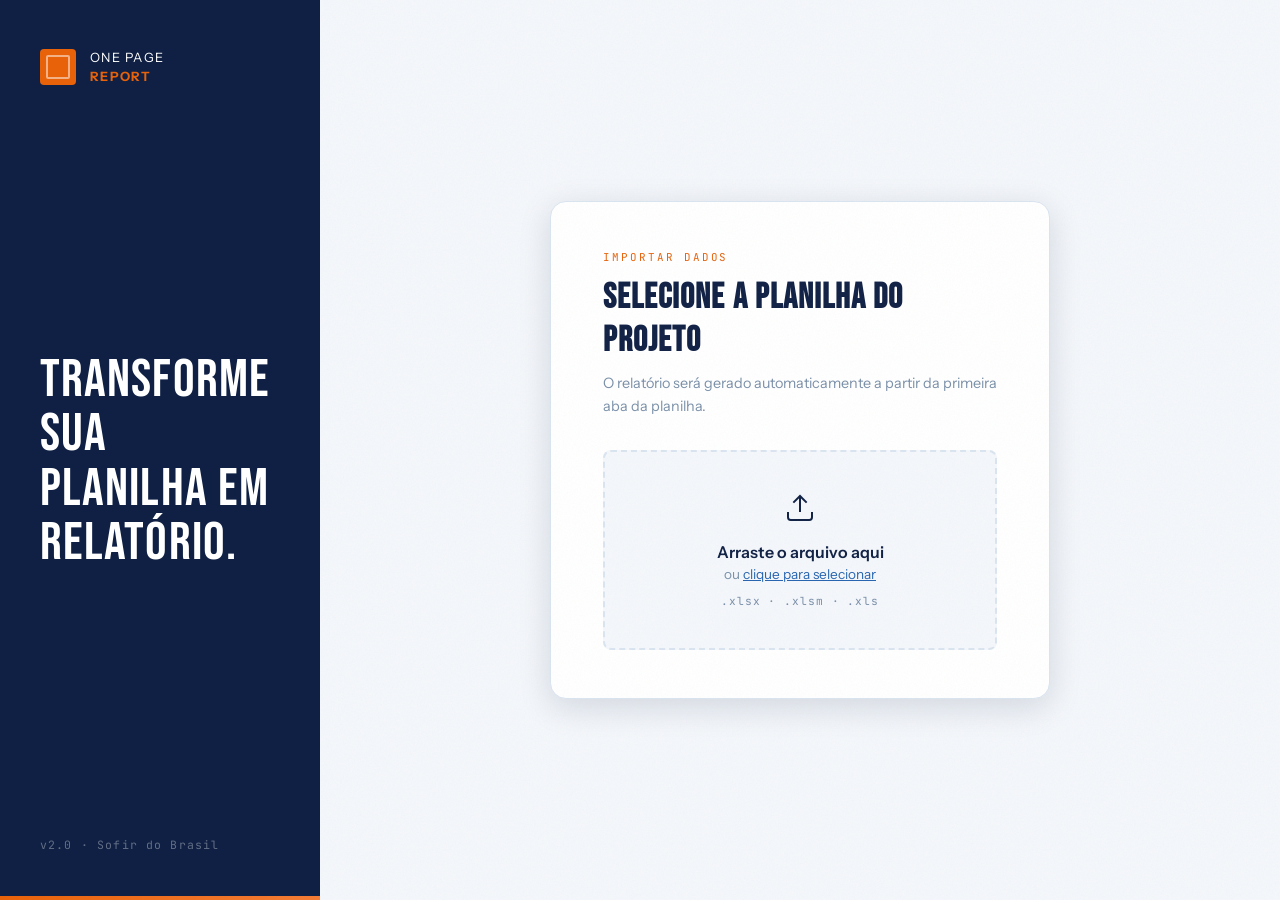
<file: index.htm>
<!DOCTYPE html>
<html lang="pt-BR">
<head>
  <meta charset="UTF-8"/>
  <meta name="viewport" content="width=device-width, initial-scale=1.0"/>
  <title>One Page Report — Sofir do Brasil</title>
  <link rel="preconnect" href="https://fonts.googleapis.com">
  <link href="https://fonts.googleapis.com/css2?family=Bebas+Neue&family=Instrument+Sans:ital,wght@0,400;0,500;0,600;0,700;1,400&family=JetBrains+Mono:wght@400;500&display=swap" rel="stylesheet">
  <style>
/* ═══════════════════════════════════════════════════
   ONE PAGE REPORT v2 — tema editorial
   Paleta: branco · azul-marinho · laranja · verde
   Fontes: Bebas Neue · Instrument Sans · JetBrains Mono
═══════════════════════════════════════════════════ */

*, *::before, *::after { box-sizing: border-box; margin: 0; padding: 0; }

:root {
  /* Paleta principal — inspirada no Executive Summary */
  --navy:      #0f2044;
  --navy-dark: #091529;
  --navy-mid:  #1a3260;
  --blue-mid:  #2563b0;
  --sky:       #4a90d9;
  --orange:    #e8620a;
  --orange-lt: #f47c35;
  --green:     #1a9e5c;
  --green-lt:  #25c472;
  --red:       #c0392b;
  --mid:       #7a8fa8;
  --light:     #d9e4f0;
  --paper:     #f4f7fb;
  --white:     #ffffff;
  --ink:       #0f2044;
  --ink-mid:   #3d5278;
  --ink-dim:   #7a8fa8;

  --font-display: 'Bebas Neue', sans-serif;
  --font-body:    'Instrument Sans', sans-serif;
  --font-mono:    'JetBrains Mono', monospace;

  --r: 8px;
  --shadow: 0 2px 12px rgba(15,32,68,.10);
  --shadow-lg: 0 8px 32px rgba(15,32,68,.15);
}

body {
  font-family: var(--font-body);
  background: var(--paper);
  color: var(--ink);
  min-height: 100vh;
}

.hidden { display: none !important; }

/* ══════════════════════════════════════════
   UPLOAD SCREEN
══════════════════════════════════════════ */
#upload-screen {
  min-height: 100vh;
  display: flex;
  position: relative;
  overflow: hidden;
}

/* ruído sutil de fundo */
.up-noise {
  position: absolute; inset: 0;
  background-image: url("data:image/svg+xml,%3Csvg xmlns='http://www.w3.org/2000/svg' width='300' height='300'%3E%3Cfilter id='n'%3E%3CfeTurbulence type='fractalNoise' baseFrequency='.65' numOctaves='3' stitchTiles='stitch'/%3E%3C/filter%3E%3Crect width='300' height='300' filter='url(%23n)' opacity='.04'/%3E%3C/svg%3E");
  pointer-events: none;
}

.up-sidebar {
  width: 320px;
  background: var(--navy);
  display: flex;
  flex-direction: column;
  justify-content: space-between;
  padding: 48px 40px;
  position: relative;
  flex-shrink: 0;
}
.up-sidebar::after {
  content: '';
  position: absolute;
  bottom: 0; left: 0; right: 0;
  height: 4px;
  background: linear-gradient(90deg, var(--orange), var(--orange-lt));
}

.up-logo {
  display: flex;
  align-items: center;
  gap: 14px;
  color: var(--white);
  font-family: var(--font-body);
  font-size: .8rem;
  letter-spacing: .1em;
  text-transform: uppercase;
  line-height: 1.5;
}
.up-logo strong { color: var(--orange); }

.up-tagline {
  font-family: var(--font-display);
  font-size: 3.4rem;
  line-height: 1;
  color: var(--white);
  letter-spacing: .02em;
}

.up-version {
  font-family: var(--font-mono);
  font-size: .72rem;
  color: rgba(255,255,255,.35);
  letter-spacing: .1em;
}

.up-main {
  flex: 1;
  display: flex;
  align-items: center;
  justify-content: center;
  padding: 48px;
}

.up-card {
  background: var(--white);
  border-radius: 16px;
  padding: 48px 52px;
  width: 100%;
  max-width: 500px;
  box-shadow: var(--shadow-lg);
  border: 1px solid var(--light);
}

.up-eyebrow {
  font-family: var(--font-mono);
  font-size: .68rem;
  letter-spacing: .18em;
  color: var(--orange);
  margin-bottom: 12px;
}

.up-card h2 {
  font-family: var(--font-display);
  font-size: 2.2rem;
  letter-spacing: .03em;
  color: var(--navy);
  margin-bottom: 10px;
}

.up-sub {
  font-size: .9rem;
  color: var(--ink-dim);
  line-height: 1.6;
  margin-bottom: 32px;
}

.dropzone {
  border: 2px dashed var(--light);
  border-radius: var(--r);
  padding: 40px 24px;
  text-align: center;
  cursor: pointer;
  transition: all .2s;
  background: var(--paper);
}
.dropzone:hover, .dropzone.drag {
  border-color: var(--navy);
  background: rgba(15,32,68,.03);
}
.dz-icon { color: var(--navy); margin-bottom: 14px; }
.dz-title {
  font-family: var(--font-body);
  font-weight: 600;
  font-size: 1rem;
  color: var(--ink);
  margin-bottom: 4px;
}
.dz-hint { font-size: .85rem; color: var(--ink-dim); }
.dz-hint u { color: var(--blue-mid); cursor: pointer; }
.dz-fmt {
  margin-top: 12px;
  font-family: var(--font-mono);
  font-size: .7rem;
  color: var(--mid);
  letter-spacing: .08em;
}

.up-error {
  margin-top: 14px;
  padding: 10px 14px;
  background: #fdf0ef;
  border: 1px solid #f5c6c3;
  border-radius: 6px;
  color: var(--red);
  font-size: .85rem;
}

/* ══════════════════════════════════════════
   LOGO SQUARE
══════════════════════════════════════════ */
.logo-sq {
  display: inline-block;
  width: 36px; height: 36px;
  background: var(--orange);
  border-radius: 4px;
  position: relative;
  flex-shrink: 0;
}
.logo-sq::after {
  content: '';
  position: absolute;
  inset: 6px;
  border: 2px solid rgba(255,255,255,.5);
  border-radius: 2px;
}
.logo-sq.sm { width: 24px; height: 24px; }
.logo-sq.sm::after { inset: 4px; }

/* ══════════════════════════════════════════
   RELATÓRIO
══════════════════════════════════════════ */
#report-screen {
  min-height: 100vh;
  display: flex;
  flex-direction: column;
  animation: slideIn .5s ease both;
}
@keyframes slideIn {
  from { opacity:0; transform:translateY(16px); }
  to   { opacity:1; transform:translateY(0); }
}

/* FAIXA TOPO */
.top-stripe {
  background: var(--navy);
  display: flex;
  align-items: center;
  padding: 0 32px;
  height: 56px;
  gap: 24px;
  position: sticky; top: 0; z-index: 50;
}
.ts-left {
  display: flex;
  align-items: center;
  gap: 12px;
  min-width: 220px;
}
.ts-brand {
  font-family: var(--font-mono);
  font-size: .68rem;
  letter-spacing: .12em;
  color: rgba(255,255,255,.5);
  text-transform: uppercase;
}
.ts-sep { color: var(--orange); margin: 0 4px; }

.ts-center {
  flex: 1;
  text-align: center;
}
.ts-projeto {
  font-family: var(--font-display);
  font-size: 1.3rem;
  letter-spacing: .08em;
  color: var(--white);
}

.ts-right {
  display: flex;
  align-items: center;
  gap: 20px;
  min-width: 280px;
  justify-content: flex-end;
}
.ts-meta {
  display: flex;
  flex-direction: column;
  align-items: flex-end;
}
.ts-lbl {
  font-family: var(--font-mono);
  font-size: .58rem;
  letter-spacing: .12em;
  color: rgba(255,255,255,.4);
  text-transform: uppercase;
}
.ts-meta > span:last-child {
  font-size: .82rem;
  font-weight: 600;
  color: var(--white);
}

.btn-reset {
  background: rgba(255,255,255,.1);
  border: 1px solid rgba(255,255,255,.2);
  color: rgba(255,255,255,.7);
  padding: 6px 14px;
  border-radius: 6px;
  font-family: var(--font-body);
  font-size: .8rem;
  cursor: pointer;
  transition: all .2s;
  white-space: nowrap;
}
.btn-reset:hover { background: var(--orange); border-color: var(--orange); color: #fff; }

/* GRID PRINCIPAL: 3 colunas */
.rpt-grid {
  flex: 1;
  display: grid;
  grid-template-columns: 260px 1fr 280px;
  gap: 0;
}

/* ── COLUNA ESQUERDA (aside escura) ── */
.col-aside {
  background: var(--navy-dark);
  display: flex;
  flex-direction: column;
  gap: 0;
  border-right: 1px solid rgba(255,255,255,.06);
}

.aside-hero {
  padding: 28px 24px 24px;
  border-bottom: 1px solid rgba(255,255,255,.06);
  background: linear-gradient(180deg, var(--navy-mid) 0%, var(--navy-dark) 100%);
}
.ah-label {
  font-family: var(--font-mono);
  font-size: .6rem;
  letter-spacing: .18em;
  color: rgba(255,255,255,.35);
  margin-bottom: 10px;
  text-transform: uppercase;
}
.ah-status {
  font-family: var(--font-display);
  font-size: 1.6rem;
  letter-spacing: .06em;
  color: var(--white);
  line-height: 1.1;
}
.ah-status-sub {
  font-size: .8rem;
  color: rgba(255,255,255,.5);
  margin-top: 6px;
}

.aside-metrics {
  padding: 20px 24px;
  display: flex;
  flex-direction: column;
  gap: 18px;
  border-bottom: 1px solid rgba(255,255,255,.06);
}
.am-item {}
.am-label {
  font-family: var(--font-mono);
  font-size: .58rem;
  letter-spacing: .16em;
  color: rgba(255,255,255,.35);
  margin-bottom: 4px;
  text-transform: uppercase;
}
.am-val {
  font-family: var(--font-display);
  font-size: 1.5rem;
  letter-spacing: .04em;
  color: var(--white);
}
.am-note { font-size: .72rem; color: rgba(255,255,255,.3); margin-top: 2px; }
.am-red    { color: #ff6b5b; }
.am-orange { color: var(--orange-lt); }

.aside-efic {
  padding: 20px 24px;
  flex: 1;
}
.ae-row {
  display: flex;
  justify-content: space-between;
  align-items: baseline;
  margin-bottom: 8px;
}
.ae-label {
  font-size: .75rem;
  color: rgba(255,255,255,.45);
}
.ae-val {
  font-family: var(--font-mono);
  font-size: .88rem;
  font-weight: 500;
  color: var(--white);
}
.ae-bar-track {
  height: 5px;
  background: rgba(255,255,255,.08);
  border-radius: 99px;
  overflow: hidden;
}
.ae-bar-fill {
  height: 100%;
  background: var(--green-lt);
  border-radius: 99px;
  width: 0%;
  transition: width 1.2s ease;
}
.ae-orange { background: var(--orange-lt); }
.ae-red    { background: #ff6b5b; }

/* ── COLUNA CENTRAL ── */
.col-center {
  display: flex;
  flex-direction: column;
  gap: 0;
  background: var(--paper);
}

/* Bloco financeiro */
.fin-block {
  display: flex;
  align-items: stretch;
  border-bottom: 2px solid var(--light);
  background: var(--white);
}
.fin-card {
  flex: 1;
  padding: 24px 28px;
  border-right: 1px solid var(--light);
}
.fin-card:last-child { border-right: none; }
.fin-saldo { background: var(--paper); }
.fin-divider {
  display: flex;
  align-items: center;
  justify-content: center;
  padding: 0 8px;
  font-family: var(--font-display);
  font-size: .85rem;
  letter-spacing: .1em;
  color: var(--mid);
  border-right: 1px solid var(--light);
  background: var(--white);
  min-width: 40px;
}
.fc-eyebrow {
  font-family: var(--font-mono);
  font-size: .62rem;
  letter-spacing: .16em;
  color: var(--ink-dim);
  text-transform: uppercase;
  margin-bottom: 8px;
}
.fc-val {
  font-family: var(--font-display);
  font-size: 2rem;
  letter-spacing: .02em;
  color: var(--navy);
}
.fc-orange { color: var(--orange); }

/* Bloco produção */
.prod-block {
  flex: 1;
  padding: 28px;
  display: flex;
  flex-direction: column;
  gap: 24px;
}

.pb-header {
  display: flex;
  align-items: baseline;
  justify-content: space-between;
}
.pb-title {
  font-family: var(--font-display);
  font-size: 1.1rem;
  letter-spacing: .12em;
  color: var(--navy);
}
.pb-total {
  font-family: var(--font-mono);
  font-size: .72rem;
  color: var(--ink-dim);
  letter-spacing: .08em;
}

/* 4 colunas verticais tipo "tower chart" */
.pb-cols {
  display: grid;
  grid-template-columns: repeat(4, 1fr);
  gap: 16px;
  flex: 1;
}
.pb-col {
  display: flex;
  flex-direction: column;
  align-items: center;
  gap: 10px;
}
.pb-col-top { text-align: center; }
.pb-pct {
  font-family: var(--font-display);
  font-size: 1.8rem;
  letter-spacing: .02em;
  line-height: 1;
}
.pb-col-label {
  font-family: var(--font-mono);
  font-size: .58rem;
  letter-spacing: .1em;
  color: var(--ink-dim);
  margin-top: 4px;
  text-transform: uppercase;
}
.pb-tower-wrap {
  flex: 1;
  width: 100%;
  display: flex;
  align-items: flex-end;
  justify-content: center;
  min-height: 100px;
}
.pb-tower-bg {
  width: 36px;
  height: 100px;
  background: var(--light);
  border-radius: 4px;
  overflow: hidden;
  display: flex;
  align-items: flex-end;
}
.pb-tower {
  width: 100%;
  height: 0%;
  border-radius: 4px;
  transition: height 1.2s cubic-bezier(.34,1.56,.64,1);
}
.pb-qtd {
  font-family: var(--font-mono);
  font-size: .78rem;
  color: var(--ink-dim);
  font-weight: 500;
}

/* Barra de progresso multi-segmento */
.pb-progress-wrap {}
.pbp-labels {
  display: flex;
  justify-content: space-between;
  font-size: .75rem;
  color: var(--ink-dim);
  margin-bottom: 6px;
}
#pbp-pct { font-family: var(--font-mono); font-weight: 600; color: var(--navy); }
.pbp-track {
  height: 10px;
  border-radius: 99px;
  overflow: hidden;
  display: flex;
  background: var(--light);
}
.pbp-seg {
  height: 100%;
  width: 0%;
  transition: width 1.2s ease;
}
.pbp-legend {
  display: flex;
  gap: 16px;
  margin-top: 8px;
  font-size: .72rem;
  color: var(--ink-dim);
  flex-wrap: wrap;
}
.dot {
  display: inline-block;
  width: 7px; height: 7px;
  border-radius: 50%;
  margin-right: 5px;
  vertical-align: middle;
}

/* ── COLUNA DIREITA: notas ── */
.col-right {
  background: var(--white);
  border-left: 2px solid var(--light);
  display: flex;
  flex-direction: column;
}

.nota-block {
  flex: 1;
  padding: 18px 20px;
  border-bottom: 1px solid var(--light);
  display: flex;
  flex-direction: column;
  gap: 10px;
}
.nota-block:last-child { border-bottom: none; }

.nb-header {
  display: flex;
  align-items: center;
  gap: 8px;
  padding-bottom: 8px;
  border-bottom: 2px solid var(--light);
}
.nb-icon {
  width: 22px; height: 22px;
  display: flex;
  align-items: center;
  justify-content: center;
  border-radius: 4px;
  font-size: .75rem;
  flex-shrink: 0;
}
.nb-title {
  font-family: var(--font-mono);
  font-size: .62rem;
  letter-spacing: .14em;
  text-transform: uppercase;
  font-weight: 500;
}

.risco .nb-header { border-bottom-color: #ffdad7; }
.risco .nb-icon    { background: #fdecea; color: var(--red); }
.risco .nb-title   { color: var(--red); }

.acao .nb-header   { border-bottom-color: #d4e7fb; }
.acao .nb-icon     { background: #e8f2fd; color: var(--blue-mid); }
.acao .nb-title    { color: var(--blue-mid); }

.conquista .nb-header { border-bottom-color: #c9f0dc; }
.conquista .nb-icon   { background: #e4f8ee; color: var(--green); }
.conquista .nb-title  { color: var(--green); }

.reclam .nb-header { border-bottom-color: #fde9d4; }
.reclam .nb-icon   { background: #fef1e4; color: var(--orange); }
.reclam .nb-title  { color: var(--orange); }

.nb-list { list-style: none; display: flex; flex-direction: column; gap: 5px; }
.nb-list li {
  font-size: .8rem;
  line-height: 1.4;
  padding: 6px 10px;
  border-radius: 4px;
  background: var(--paper);
  color: var(--ink-mid);
}
.nb-list li.filled  { color: var(--ink); background: var(--paper); }
.nb-list li.empty   { color: var(--mid); font-style: italic; font-size: .75rem; }

/* ── NOTAS INLINE (riscos + ações abaixo do progresso) ── */
.notas-inline {
  display: grid;
  grid-template-columns: 1fr 1fr;
  gap: 12px;
  margin-top: 4px;
}
.ni-block {
  border-bottom: none !important;
  border-right: none !important;
}
.nb-list.nb-horizontal {
  display: flex;
  flex-direction: column;
  gap: 4px;
}
.nb-list.nb-horizontal li {
  font-size: .78rem;
  padding: 5px 9px;
}

/* ── PAINEL DE ÍNDICES (col direita topo) ── */
.col-right-indices {
  background: var(--navy);
  padding: 18px 20px;
  border-bottom: 2px solid var(--orange);
}
.cri-title {
  font-family: var(--font-mono);
  font-size: .58rem;
  letter-spacing: .18em;
  color: rgba(255,255,255,.4);
  text-transform: uppercase;
  margin-bottom: 14px;
}
.cri-item {
  display: flex;
  justify-content: space-between;
  align-items: center;
  padding: 6px 0;
  border-bottom: 1px solid rgba(255,255,255,.06);
}
.cri-item:last-of-type { border-bottom: none; }
.cri-label {
  font-size: .78rem;
  color: rgba(255,255,255,.5);
}
.cri-val {
  font-family: var(--font-mono);
  font-size: .88rem;
  font-weight: 500;
  color: var(--white);
}
.cri-red  { color: #ff6b5b; }
.cri-sep  { height: 1px; background: rgba(255,255,255,.08); margin: 6px 0; }

/* ── RELÓGIO no header ── */
.ts-clock {
  font-family: var(--font-mono);
  font-size: .9rem;
  font-weight: 500;
  color: var(--orange);
  letter-spacing: .05em;
  line-height: 1;
}
.ts-clock-date {
  font-family: var(--font-mono);
  font-size: .6rem;
  color: rgba(255,255,255,.4);
  letter-spacing: .08em;
  text-transform: uppercase;
  margin-top: 2px;
}

/* FOOTER */
.rpt-footer {
  background: var(--navy);
  padding: 10px 32px;
  display: flex;
  justify-content: space-between;
  align-items: center;
  font-family: var(--font-mono);
  font-size: .65rem;
  letter-spacing: .1em;
  color: rgba(255,255,255,.3);
  text-transform: uppercase;
}

/* ══ RESPONSIVE ══ */
@media (max-width: 1100px) {
  .rpt-grid { grid-template-columns: 220px 1fr; }
  .col-right { grid-column: 1/-1; display: grid; grid-template-columns: repeat(2,1fr); }
  .nota-block { border-bottom: none; border-right: 1px solid var(--light); }
}
@media (max-width: 780px) {
  #upload-screen { flex-direction: column; }
  .up-sidebar { width: 100%; height: auto; padding: 32px 28px; flex-direction: row; align-items: center; }
  .up-tagline { font-size: 2rem; }
  .rpt-grid { grid-template-columns: 1fr; }
  .col-aside { flex-direction: row; flex-wrap: wrap; border-right: none; border-bottom: 1px solid rgba(255,255,255,.06); }
  .aside-hero, .aside-metrics, .aside-efic { flex: 1; min-width: 200px; }
  .pb-cols { grid-template-columns: repeat(2,1fr); }
  .ts-right { display: none; }
}
  </style>
</head>
<body>

<!-- ══════════ UPLOAD ══════════ -->
<div id="upload-screen">
  <div class="up-noise"></div>
  <div class="up-sidebar">
    <div class="up-logo">
      <span class="logo-sq"></span>
      <span>ONE PAGE<br><strong>REPORT</strong></span>
    </div>
    <div class="up-tagline">Transforme sua<br>planilha em<br>relatório.</div>
    <div class="up-version">v2.0 · Sofir do Brasil</div>
  </div>
  <div class="up-main">
    <div class="up-card">
      <p class="up-eyebrow">IMPORTAR DADOS</p>
      <h2>Selecione a planilha do projeto</h2>
      <p class="up-sub">O relatório será gerado automaticamente a partir da primeira aba da planilha.</p>
      <div class="dropzone" id="drop-zone">
        <input type="file" id="file-input" accept=".xlsx,.xls,.xlsm" hidden/>
        <div class="dz-icon">
          <svg width="32" height="32" viewBox="0 0 24 24" fill="none" stroke="currentColor" stroke-width="1.5">
            <path d="M21 15v4a2 2 0 0 1-2 2H5a2 2 0 0 1-2-2v-4"/>
            <polyline points="17 8 12 3 7 8"/>
            <line x1="12" y1="3" x2="12" y2="15"/>
          </svg>
        </div>
        <p class="dz-title">Arraste o arquivo aqui</p>
        <p class="dz-hint">ou <u>clique para selecionar</u></p>
        <p class="dz-fmt">.xlsx · .xlsm · .xls</p>
      </div>
      <div id="upload-error" class="up-error hidden">
        Arquivo inválido. Use uma planilha Excel.
      </div>
    </div>
  </div>
</div>

<!-- ══════════ RELATÓRIO ══════════ -->
<div id="report-screen" class="hidden">

  <div class="top-stripe">
    <div class="ts-left">
      <span class="logo-sq sm"></span>
      <span class="ts-brand">ONE PAGE REPORT <span class="ts-sep">·</span> SOFIR DO BRASIL</span>
    </div>
    <div class="ts-center">
      <span id="h-projeto" class="ts-projeto">—</span>
    </div>
    <div class="ts-right">
      <div class="ts-meta"><span class="ts-lbl">Responsável</span><span id="h-responsavel">—</span></div>
      <div class="ts-meta"><span class="ts-lbl">Setor</span><span id="h-setor">—</span></div>
      <div class="ts-meta">
        <div id="ts-clock" class="ts-clock">00:00:00</div>
        <div id="ts-clock-date" class="ts-clock-date">—</div>
      </div>
      <button class="btn-reset" onclick="resetApp()">↩ Nova</button>
    </div>
  </div>

  <div class="rpt-grid">

    <aside class="col-aside">
      <div class="aside-hero">
        <div class="ah-label">STATUS DO PROJETO</div>
        <div id="a-spi-big" class="ah-status">—</div>
        <div id="a-cpi-big" class="ah-status-sub">—</div>
      </div>
      <div class="aside-metrics">
        <div class="am-item">
          <div class="am-label">FATURAMENTO</div>
          <div id="a-fat" class="am-val">—</div>
          <div id="a-fat-note" class="am-note">—</div>
        </div>
        <div class="am-item">
          <div class="am-label">NÃO CONFORMIDADES</div>
          <div id="a-nc" class="am-val am-red">—</div>
        </div>
        <div class="am-item">
          <div class="am-label">PRAZO RESTANTE</div>
          <div id="a-prazo" class="am-val am-orange">—</div>
        </div>
        <div class="am-item">
          <div class="am-label">DESENHOS / DIA</div>
          <div id="a-ddia" class="am-val">—</div>
        </div>
      </div>
      <div class="aside-efic">
        <div class="ae-row">
          <div class="ae-label">Eficiência Ponderada</div>
          <div id="a-efic" class="ae-val">—</div>
        </div>
        <div class="ae-bar-track"><div id="bar-efic" class="ae-bar-fill"></div></div>
        <div class="ae-row" style="margin-top:16px">
          <div class="ae-label">Efic. por Complexidade</div>
          <div id="a-efic-cx" class="ae-val">—</div>
        </div>
        <div class="ae-bar-track"><div id="bar-efic-cx" class="ae-bar-fill ae-orange"></div></div>
        <div class="ae-row" style="margin-top:16px">
          <div class="ae-label">Índice de Retrabalho</div>
          <div id="a-ret-cx" class="ae-val">—</div>
        </div>
        <div class="ae-bar-track"><div id="bar-ret-cx" class="ae-bar-fill ae-red"></div></div>
      </div>
    </aside>

    <div class="col-center">
      <div class="fin-block">
        <div class="fin-card">
          <div class="fc-eyebrow">PROPOSTA</div>
          <div id="c-proposta" class="fc-val">—</div>
        </div>
        <div class="fin-divider">VS</div>
        <div class="fin-card">
          <div class="fc-eyebrow">CUSTO REAL</div>
          <div id="c-custo" class="fc-val fc-orange">—</div>
        </div>
        <div class="fin-card fin-saldo">
          <div class="fc-eyebrow">SALDO</div>
          <div id="c-saldo" class="fc-val">—</div>
        </div>
      </div>

      <div class="prod-block">
        <div class="pb-header">
          <span class="pb-title">PRODUÇÃO</span>
          <span id="pb-total" class="pb-total">— itens</span>
        </div>
        <div class="pb-cols">
          <div class="pb-col">
            <div class="pb-col-top">
              <div id="p-fin-pct" class="pb-pct" style="color:var(--green)">—</div>
              <div class="pb-col-label">FINALIZADOS</div>
            </div>
            <div class="pb-tower-wrap"><div class="pb-tower-bg"><div id="tower-fin" class="pb-tower" style="background:var(--green)"></div></div></div>
            <div id="p-fin-qtd" class="pb-qtd">—</div>
          </div>
          <div class="pb-col">
            <div class="pb-col-top">
              <div id="p-proc-pct" class="pb-pct" style="color:var(--blue-mid)">—</div>
              <div class="pb-col-label">EM PROCESSO</div>
            </div>
            <div class="pb-tower-wrap"><div class="pb-tower-bg"><div id="tower-proc" class="pb-tower" style="background:var(--blue-mid)"></div></div></div>
            <div id="p-proc-qtd" class="pb-qtd">—</div>
          </div>
          <div class="pb-col">
            <div class="pb-col-top">
              <div id="p-ni-pct" class="pb-pct" style="color:var(--mid)">—</div>
              <div class="pb-col-label">NÃO FABRIC.</div>
            </div>
            <div class="pb-tower-wrap"><div class="pb-tower-bg"><div id="tower-ni" class="pb-tower" style="background:var(--mid)"></div></div></div>
            <div id="p-ni-qtd" class="pb-qtd">—</div>
          </div>
          <div class="pb-col">
            <div class="pb-col-top">
              <div id="p-ret-pct" class="pb-pct" style="color:var(--orange)">—</div>
              <div class="pb-col-label">RETRABALHO</div>
            </div>
            <div class="pb-tower-wrap"><div class="pb-tower-bg"><div id="tower-ret" class="pb-tower" style="background:var(--orange)"></div></div></div>
            <div id="p-ret-qtd" class="pb-qtd">—</div>
          </div>
        </div>

        <div class="pb-progress-wrap">
          <div class="pbp-labels">
            <span>Progresso Geral</span>
            <span id="pbp-pct">0%</span>
          </div>
          <div class="pbp-track">
            <div id="pbp-fill-fin"  class="pbp-seg" style="background:var(--green)"></div>
            <div id="pbp-fill-proc" class="pbp-seg" style="background:var(--blue-mid)"></div>
            <div id="pbp-fill-ni"   class="pbp-seg" style="background:var(--mid)"></div>
            <div id="pbp-fill-ret"  class="pbp-seg" style="background:var(--orange)"></div>
          </div>
          <div class="pbp-legend">
            <span><i class="dot" style="background:var(--green)"></i>Finalizado</span>
            <span><i class="dot" style="background:var(--blue-mid)"></i>Processo</span>
            <span><i class="dot" style="background:var(--mid)"></i>Não Fab.</span>
            <span><i class="dot" style="background:var(--orange)"></i>Retrabalho</span>
          </div>
        </div>

        <div class="notas-inline">
          <div class="nota-block risco ni-block">
            <div class="nb-header">
              <span class="nb-icon">⚠</span>
              <span class="nb-title">PRINCIPAIS RISCOS</span>
            </div>
            <ul id="lista-riscos" class="nb-list nb-horizontal"></ul>
          </div>
          <div class="nota-block acao ni-block">
            <div class="nb-header">
              <span class="nb-icon">▶</span>
              <span class="nb-title">PLANOS DE AÇÃO</span>
            </div>
            <ul id="lista-acoes" class="nb-list nb-horizontal"></ul>
          </div>
        </div>

      </div>
    </div>

    <div class="col-right">
      <div class="col-right-indices">
        <div class="cri-title">ÍNDICES DO PROJETO</div>
        <div class="cri-item"><span class="cri-label">CPI</span><span id="cr-cpi" class="cri-val">—</span></div>
        <div class="cri-item"><span class="cri-label">SPI</span><span id="cr-spi" class="cri-val">—</span></div>
        <div class="cri-sep"></div>
        <div class="cri-item"><span class="cri-label">Status Efic. Complexidade</span><span id="cr-efcx" class="cri-val">—</span></div>
        <div class="cri-item"><span class="cri-label">Status Retrabalho</span><span id="cr-retcx" class="cri-val">—</span></div>
        <div class="cri-sep"></div>
        <div class="cri-item"><span class="cri-label">% Conclusão por Peso</span><span id="cr-conc-peso" class="cri-val">—</span></div>
        <div class="cri-sep"></div>
        <div class="cri-item"><span class="cri-label">NC Registradas</span><span id="cr-nc" class="cri-val cri-red">—</span></div>
        <div class="cri-item"><span class="cri-label">Desenhos/Dia</span><span id="cr-ddia" class="cri-val">—</span></div>
      </div>
      <div class="nota-block conquista">
        <div class="nb-header">
          <span class="nb-icon">★</span>
          <span class="nb-title">CONQUISTAS</span>
        </div>
        <ul id="lista-conquistas" class="nb-list"></ul>
      </div>
      <div class="nota-block reclam">
        <div class="nb-header">
          <span class="nb-icon">✉</span>
          <span class="nb-title">RECLAMAÇÕES</span>
        </div>
        <ul id="lista-reclamacoes" class="nb-list"></ul>
      </div>
    </div>

  </div>

  <div class="rpt-footer">
    <span>One Page Report · Sofir do Brasil</span>
    <span id="v-gerado">—</span>
  </div>

</div>

<script src="https://cdn.sheetjs.com/xlsx-0.20.1/package/dist/xlsx.full.min.js"></script>
<script>
/* ═══════════════════════════════════════════════════════
   ONE PAGE REPORT v2 — app.js
   ═══════════════════════════════════════════════════════ */

const CELL = {
  titulo:      'B2',
  data:        'M2',
  responsavel: 'M3',
  setor:       'M4',
  faturamento: 'B9',
  nc:          'E9',
  cpi:         'H9',
  spi:         'K9',
  finPct:      'B14',
  procPct:     'E14',
  niPct:       'H14',
  retPct:      'K14',
  finQtd:      'B19',
  procQtd:     'E19',
  niQtd:       'H19',
  retQtd:      'K19',
  proposta:    'B24',
  custo:       'E24',
  eficiencia:  'H24',
  prazo:       'K24',
  desenhoDia:  'B30',
  eficCx:      'E30',
  retCx:       'H30',
  concPeso:    'K30',
  statusEficCx:'E32',
  statusRetCx: 'H32',
  statusEfic:  'E32',
  statusRet:   'H32',
  riscos:      ['B37','B38','B39','B40','B41'],
  acoes:       ['E37','E38','E39','E40','E41'],
  conquistas:  ['H37','H38','H39','H40','H41'],
  reclamacoes: ['K37','K38','K39','K40','K41'],
};

const uploadScreen = document.getElementById('upload-screen');
const reportScreen = document.getElementById('report-screen');
const dropZone     = document.getElementById('drop-zone');
const fileInput    = document.getElementById('file-input');
const errMsg       = document.getElementById('upload-error');

dropZone.addEventListener('click', () => fileInput.click());
dropZone.addEventListener('dragover', e => { e.preventDefault(); dropZone.classList.add('drag'); });
dropZone.addEventListener('dragleave', () => dropZone.classList.remove('drag'));
dropZone.addEventListener('drop', e => {
  e.preventDefault(); dropZone.classList.remove('drag');
  if (e.dataTransfer.files[0]) handleFile(e.dataTransfer.files[0]);
});
fileInput.addEventListener('change', e => { if (e.target.files[0]) handleFile(e.target.files[0]); });

function handleFile(file) {
  errMsg.classList.add('hidden');
  // Aceita por nome — não depende do MIME que o Windows às vezes não detecta
  const nomeOk = /\.(xlsx|xls|xlsm|xlsb|xltx|xltm)$/i.test(file.name);
  const tipoOk = file.type === '' ||
                 file.type.includes('excel') ||
                 file.type.includes('spreadsheet') ||
                 file.type.includes('officedocument') ||
                 file.type.includes('ms-excel');
  if (!nomeOk && !tipoOk) {
    errMsg.classList.remove('hidden');
    return;
  }
  const reader = new FileReader();
  reader.onload = function(ev) {
    try {
      const wb = XLSX.read(ev.target.result, { type: 'array', cellDates: true });
      renderReport(wb.Sheets[wb.SheetNames[0]]);
    } catch(err) {
      console.error('Erro ao ler planilha:', err);
      errMsg.classList.remove('hidden');
    }
  };
  reader.readAsArrayBuffer(file);
}

function c(ws, addr) {
  const cell = ws[addr];
  if (!cell) return null;
  if (cell.t === 'd') return cell.v;
  return cell.v ?? null;
}

function renderReport(ws) {

  // Cabeçalho
  set('h-projeto',     strip(c(ws, CELL.titulo), 'ONE PAGE REPORT -') || 'ONE PAGE REPORT');
  set('h-responsavel', strip(c(ws, CELL.responsavel), 'Responsável:'));
  set('h-setor',       strip(c(ws, CELL.setor), 'Setor:'));
  iniciarRelogio();

  // SPI / CPI
  const spiTxt = String(c(ws, CELL.spi) ?? '—');
  const cpiTxt = String(c(ws, CELL.cpi) ?? '—');
  set('a-spi-big', spiTxt);
  set('a-cpi-big', cpiTxt);

  const heroEl = document.getElementById('a-spi-big');
  if (heroEl) {
    if (/atraso|acima/i.test(spiTxt)) heroEl.style.color = '#ff6b5b';
    else if (/prazo|ok|dentro/i.test(spiTxt)) heroEl.style.color = 'var(--green-lt)';
  }

  // Painel de índices coluna direita
  const eficCx = toNum(c(ws, CELL.eficCx));
  const retCx  = toNum(c(ws, CELL.retCx));

  // Painel de índices — status E32, H32 e K30
  const statusEficCx = String(c(ws, CELL.statusEficCx) ?? '—');
  const statusRetCx  = String(c(ws, CELL.statusRetCx)  ?? '—');
  const concPeso     = c(ws, CELL.concPeso);

  set('cr-cpi',        cpiTxt);
  set('cr-spi',        spiTxt);
  set('cr-efcx',       statusEficCx);
  set('cr-retcx',      statusRetCx);
  set('cr-nc',         fmtInt(c(ws, CELL.nc)));
  set('cr-ddia',       fmtDecimal(c(ws, CELL.desenhoDia)));
  set('cr-conc-peso',  concPeso !== null ? fmtPct(toNum(concPeso)) : '—');

  // Colorir status no painel
  const crEfcx  = document.getElementById('cr-efcx');
  const crRetcx = document.getElementById('cr-retcx');
  if (crEfcx  && /ruim|baixo|crítico|critico|acima/i.test(statusEficCx))  crEfcx.style.color  = '#ff6b5b';
  else if (crEfcx  && /bom|ok|dentro|controlado/i.test(statusEficCx))     crEfcx.style.color  = 'var(--green-lt)';
  if (crRetcx && /alto|ruim|crítico|critico/i.test(statusRetCx))          crRetcx.style.color = '#ff6b5b';
  else if (crRetcx && /baixo|ok|controlado/i.test(statusRetCx))           crRetcx.style.color = 'var(--green-lt)';

  const crCpi = document.getElementById('cr-cpi');
  const crSpi = document.getElementById('cr-spi');
  if (crCpi && /acima|atraso/i.test(cpiTxt)) crCpi.style.color = '#ff6b5b';
  if (crSpi && /atraso/i.test(spiTxt))       crSpi.style.color = '#ff6b5b';

  // Métricas aside
  const fat = c(ws, CELL.faturamento);
  if (fat !== null && fat !== '') {
    set('a-fat', fmtMoeda(toNum(fat)));
    set('a-fat-note', '');
  } else {
    set('a-fat', '—');
    set('a-fat-note', 'Aguardando dado');
  }

  set('a-nc',    fmtInt(c(ws, CELL.nc)));
  set('a-prazo', c(ws, CELL.prazo) ?? '—');
  set('a-ddia',  fmtDecimal(c(ws, CELL.desenhoDia)));

  // Eficiências aside
  const efic = toNum(c(ws, CELL.eficiencia));
  set('a-efic',    fmtPct(efic));
  set('a-efic-cx', fmtPct(eficCx));
  set('a-ret-cx',  fmtPct(retCx));

  animWidth('bar-efic',    efic   * 100);
  animWidth('bar-efic-cx', eficCx * 100);
  animWidth('bar-ret-cx',  retCx  * 100);

  // Financeiro
  const proposta = toNum(c(ws, CELL.proposta));
  const custo    = toNum(c(ws, CELL.custo));
  const saldo    = proposta - custo;

  set('c-proposta', fmtMoeda(proposta));
  set('c-custo',    fmtMoeda(custo));

  const saldoEl = document.getElementById('c-saldo');
  if (saldoEl) {
    saldoEl.textContent = fmtMoeda(saldo);
    saldoEl.style.color = saldo >= 0 ? 'var(--green)' : 'var(--orange)';
  }

  // Produção
  const finPct  = toNum(c(ws, CELL.finPct));
  const procPct = toNum(c(ws, CELL.procPct));
  const niPct   = toNum(c(ws, CELL.niPct));
  const retPct  = toNum(c(ws, CELL.retPct));

  const finQtd  = toNum(c(ws, CELL.finQtd));
  const procQtd = toNum(c(ws, CELL.procQtd));
  const niQtd   = toNum(c(ws, CELL.niQtd));
  const retQtd  = toNum(c(ws, CELL.retQtd));

  set('pb-total',   `${finQtd + procQtd + niQtd + retQtd} itens no total`);
  set('p-fin-pct',  fmtPct(finPct));
  set('p-proc-pct', fmtPct(procPct));
  set('p-ni-pct',   fmtPct(niPct));
  set('p-ret-pct',  fmtPct(retPct));
  set('p-fin-qtd',  `${finQtd} itens`);
  set('p-proc-qtd', `${procQtd} itens`);
  set('p-ni-qtd',   `${niQtd} itens`);
  set('p-ret-qtd',  `${retQtd} itens`);

  animHeight('tower-fin',  finPct  * 100);
  animHeight('tower-proc', procPct * 100);
  animHeight('tower-ni',   niPct   * 100);
  animHeight('tower-ret',  retPct  * 100);

  set('pbp-pct', fmtPct(finPct));
  animWidth('pbp-fill-fin',  finPct  * 100);
  animWidth('pbp-fill-proc', procPct * 100);
  animWidth('pbp-fill-ni',   niPct   * 100);
  animWidth('pbp-fill-ret',  retPct  * 100);

  // Notas
  renderLista('lista-riscos',      CELL.riscos,      ws);
  renderLista('lista-acoes',       CELL.acoes,       ws);
  renderLista('lista-conquistas',  CELL.conquistas,  ws);
  renderLista('lista-reclamacoes', CELL.reclamacoes, ws);

  set('v-gerado', new Date().toLocaleString('pt-BR'));

  uploadScreen.classList.add('hidden');
  reportScreen.classList.remove('hidden');
}

function renderLista(id, addrs, ws) {
  const ul = document.getElementById(id);
  if (!ul) return;
  ul.innerHTML = '';
  addrs.forEach((addr, i) => {
    const val   = c(ws, addr);
    const isNum = val !== null && !isNaN(val) && Number(val) === (i + 1);
    const li    = document.createElement('li');
    if (val && !isNum && String(val).trim() !== '') {
      li.textContent = String(val).trim();
      li.classList.add('filled');
    } else {
      li.textContent = 'Não informado';
      li.classList.add('empty');
    }
    ul.appendChild(li);
  });
}

function set(id, val) {
  const el = document.getElementById(id);
  if (el) el.textContent = (val !== null && val !== undefined && String(val).trim() !== '') ? val : '—';
}

function animWidth(id, pct) {
  setTimeout(() => {
    const el = document.getElementById(id);
    if (el) el.style.width = clamp(pct) + '%';
  }, 80);
}

function animHeight(id, pct) {
  setTimeout(() => {
    const el = document.getElementById(id);
    if (el) el.style.height = clamp(pct) + '%';
  }, 80);
}

function clamp(v) { return Math.min(Math.max(v || 0, 0), 100); }

function toNum(v) {
  if (v === null || v === undefined || v === '') return 0;
  if (typeof v === 'number') return v;
  return parseFloat(String(v).replace(/[^\d.,\-]/g, '').replace(',', '.')) || 0;
}

function fmtMoeda(n) {
  return Number(n).toLocaleString('pt-BR', { style: 'currency', currency: 'BRL' });
}

function fmtPct(n) {
  const v = n <= 1 ? n * 100 : n;
  return v.toFixed(1) + '%';
}

function fmtInt(v) {
  if (v === null || v === undefined || v === '') return '—';
  return String(Math.round(Number(v)));
}

function fmtDecimal(v) {
  if (v === null || v === undefined || v === '') return '—';
  return Number(v).toFixed(2);
}

function strip(str, prefix) {
  if (!str) return '—';
  return String(str).replace(new RegExp('^' + prefix + '\\s*', 'i'), '').trim() || '—';
}

let clockInterval = null;
function iniciarRelogio() {
  if (clockInterval) clearInterval(clockInterval);
  function tick() {
    const now  = new Date();
    const hora = now.toLocaleTimeString('pt-BR');
    const data = now.toLocaleDateString('pt-BR', { weekday: 'short', day: '2-digit', month: 'short', year: 'numeric' });
    const clk  = document.getElementById('ts-clock');
    const dt   = document.getElementById('ts-clock-date');
    if (clk) clk.textContent = hora;
    if (dt)  dt.textContent  = data;
  }
  tick();
  clockInterval = setInterval(tick, 1000);
}

function resetApp() {
  fileInput.value = '';
  errMsg.classList.add('hidden');
  reportScreen.classList.add('hidden');
  uploadScreen.classList.remove('hidden');
  if (clockInterval) { clearInterval(clockInterval); clockInterval = null; }
}
</script>
</body>
</html>
</file>
